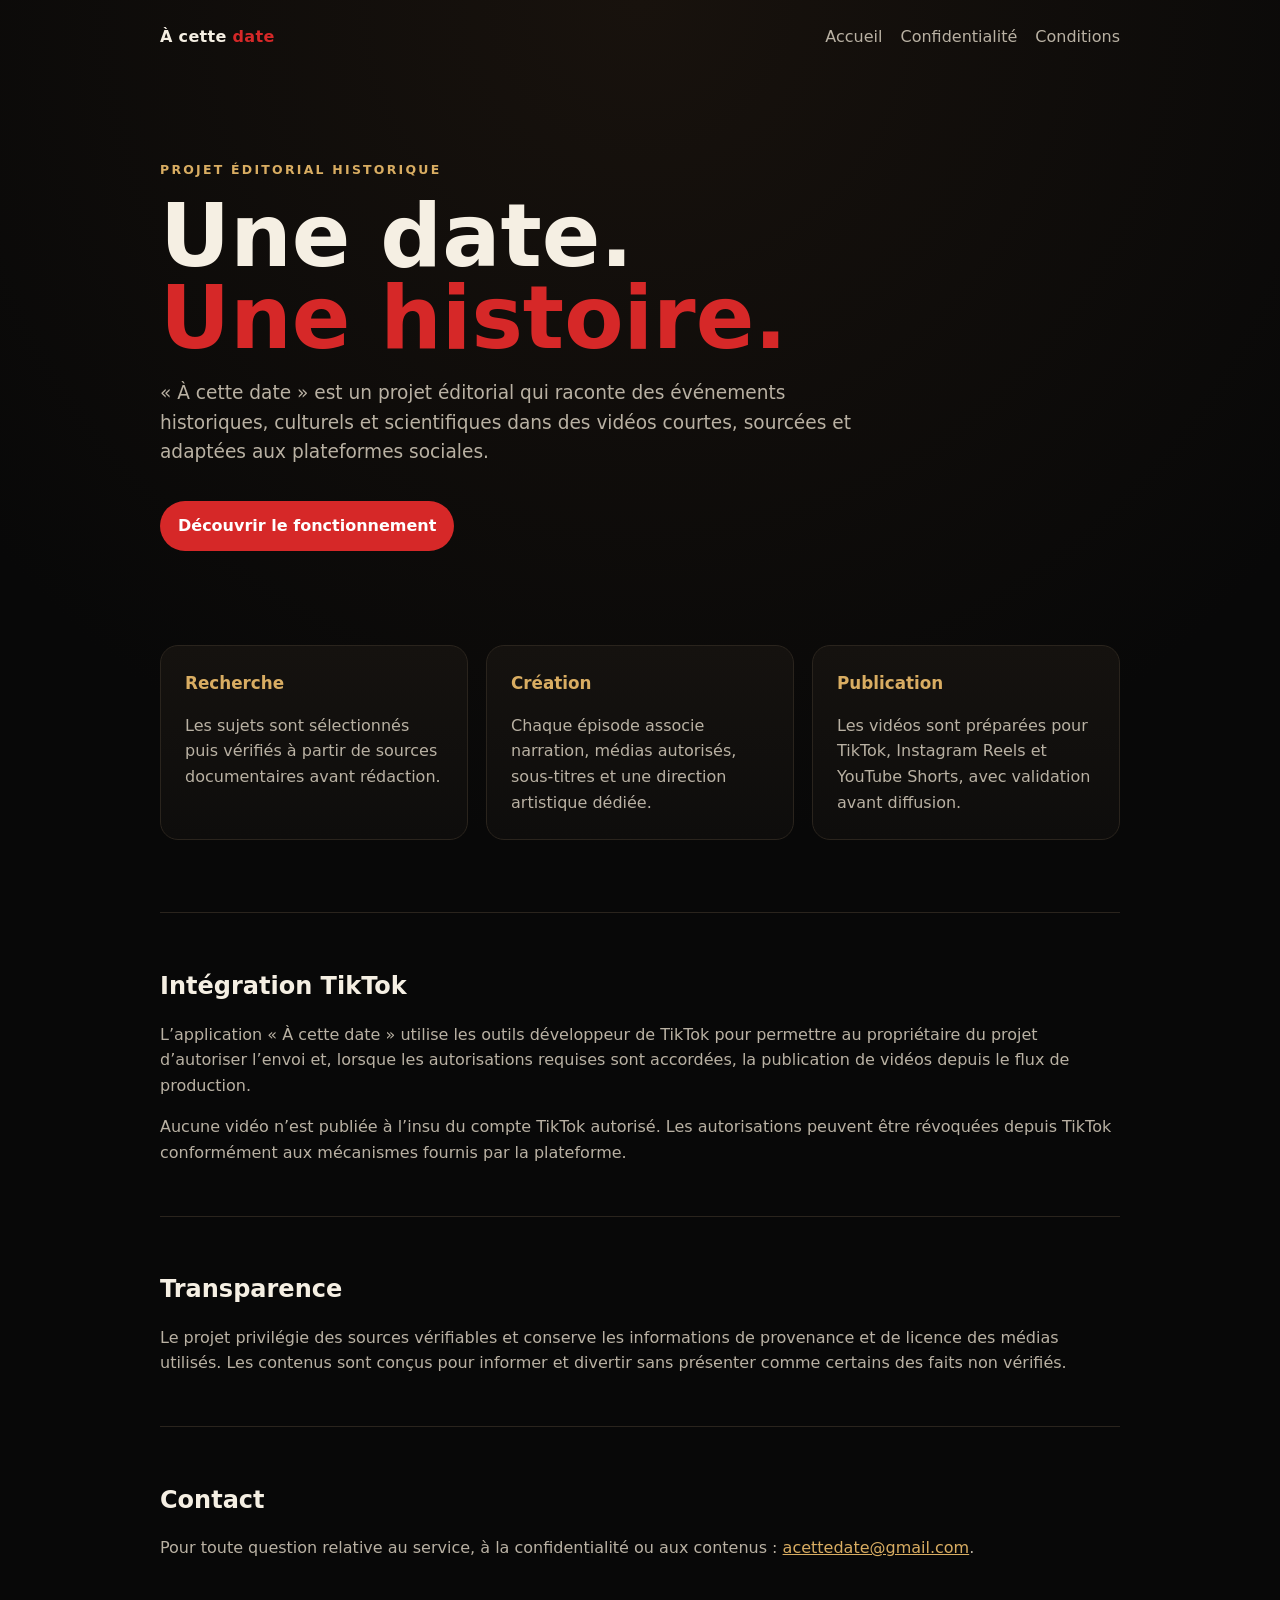
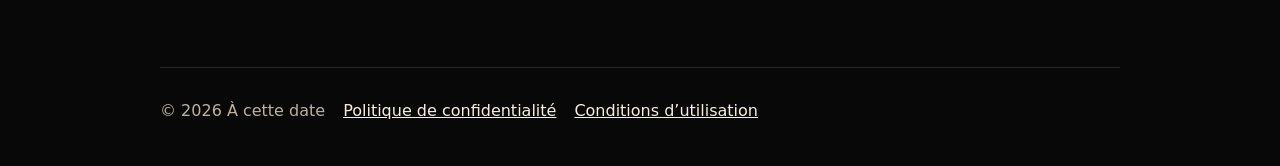
<file: index.html>
<!doctype html><html lang="fr"><head><meta charset="utf-8"><meta name="viewport" content="width=device-width,initial-scale=1"><title>À cette date — histoire en vidéos courtes</title><meta name="description" content="À cette date raconte des événements historiques dans de courtes vidéos documentées."><link rel="stylesheet" href="styles.css"></head><body><div class="wrap"><header class="topbar"><a class="brand" href="index.html">À cette <span>date</span></a><nav><a href="index.html">Accueil</a><a href="confidentialite.html">Confidentialité</a><a href="conditions.html">Conditions</a></nav></header><main><section class="hero"><div class="eyebrow">Projet éditorial historique</div><h1>Une date.<br><span>Une histoire.</span></h1><p class="lead">« À cette date » est un projet éditorial qui raconte des événements historiques, culturels et scientifiques dans des vidéos courtes, sourcées et adaptées aux plateformes sociales.</p><a class="button" href="#fonctionnement">Découvrir le fonctionnement</a></section><section class="grid" id="fonctionnement"><article class="card"><h2>Recherche</h2><p>Les sujets sont sélectionnés puis vérifiés à partir de sources documentaires avant rédaction.</p></article><article class="card"><h2>Création</h2><p>Chaque épisode associe narration, médias autorisés, sous-titres et une direction artistique dédiée.</p></article><article class="card"><h2>Publication</h2><p>Les vidéos sont préparées pour TikTok, Instagram Reels et YouTube Shorts, avec validation avant diffusion.</p></article></section><section class="section"><h2>Intégration TikTok</h2><p>L’application « À cette date » utilise les outils développeur de TikTok pour permettre au propriétaire du projet d’autoriser l’envoi et, lorsque les autorisations requises sont accordées, la publication de vidéos depuis le flux de production.</p><p>Aucune vidéo n’est publiée à l’insu du compte TikTok autorisé. Les autorisations peuvent être révoquées depuis TikTok conformément aux mécanismes fournis par la plateforme.</p></section><section class="section"><h2>Transparence</h2><p>Le projet privilégie des sources vérifiables et conserve les informations de provenance et de licence des médias utilisés. Les contenus sont conçus pour informer et divertir sans présenter comme certains des faits non vérifiés.</p></section><section class="section"><h2>Contact</h2><p>Pour toute question relative au service, à la confidentialité ou aux contenus : <a href="mailto:acettedate@gmail.com">acettedate@gmail.com</a>.</p></section></main><footer><span>© 2026 À cette date</span><a href="confidentialite.html">Politique de confidentialité</a><a href="conditions.html">Conditions d’utilisation</a></footer></div></body></html>
</file>
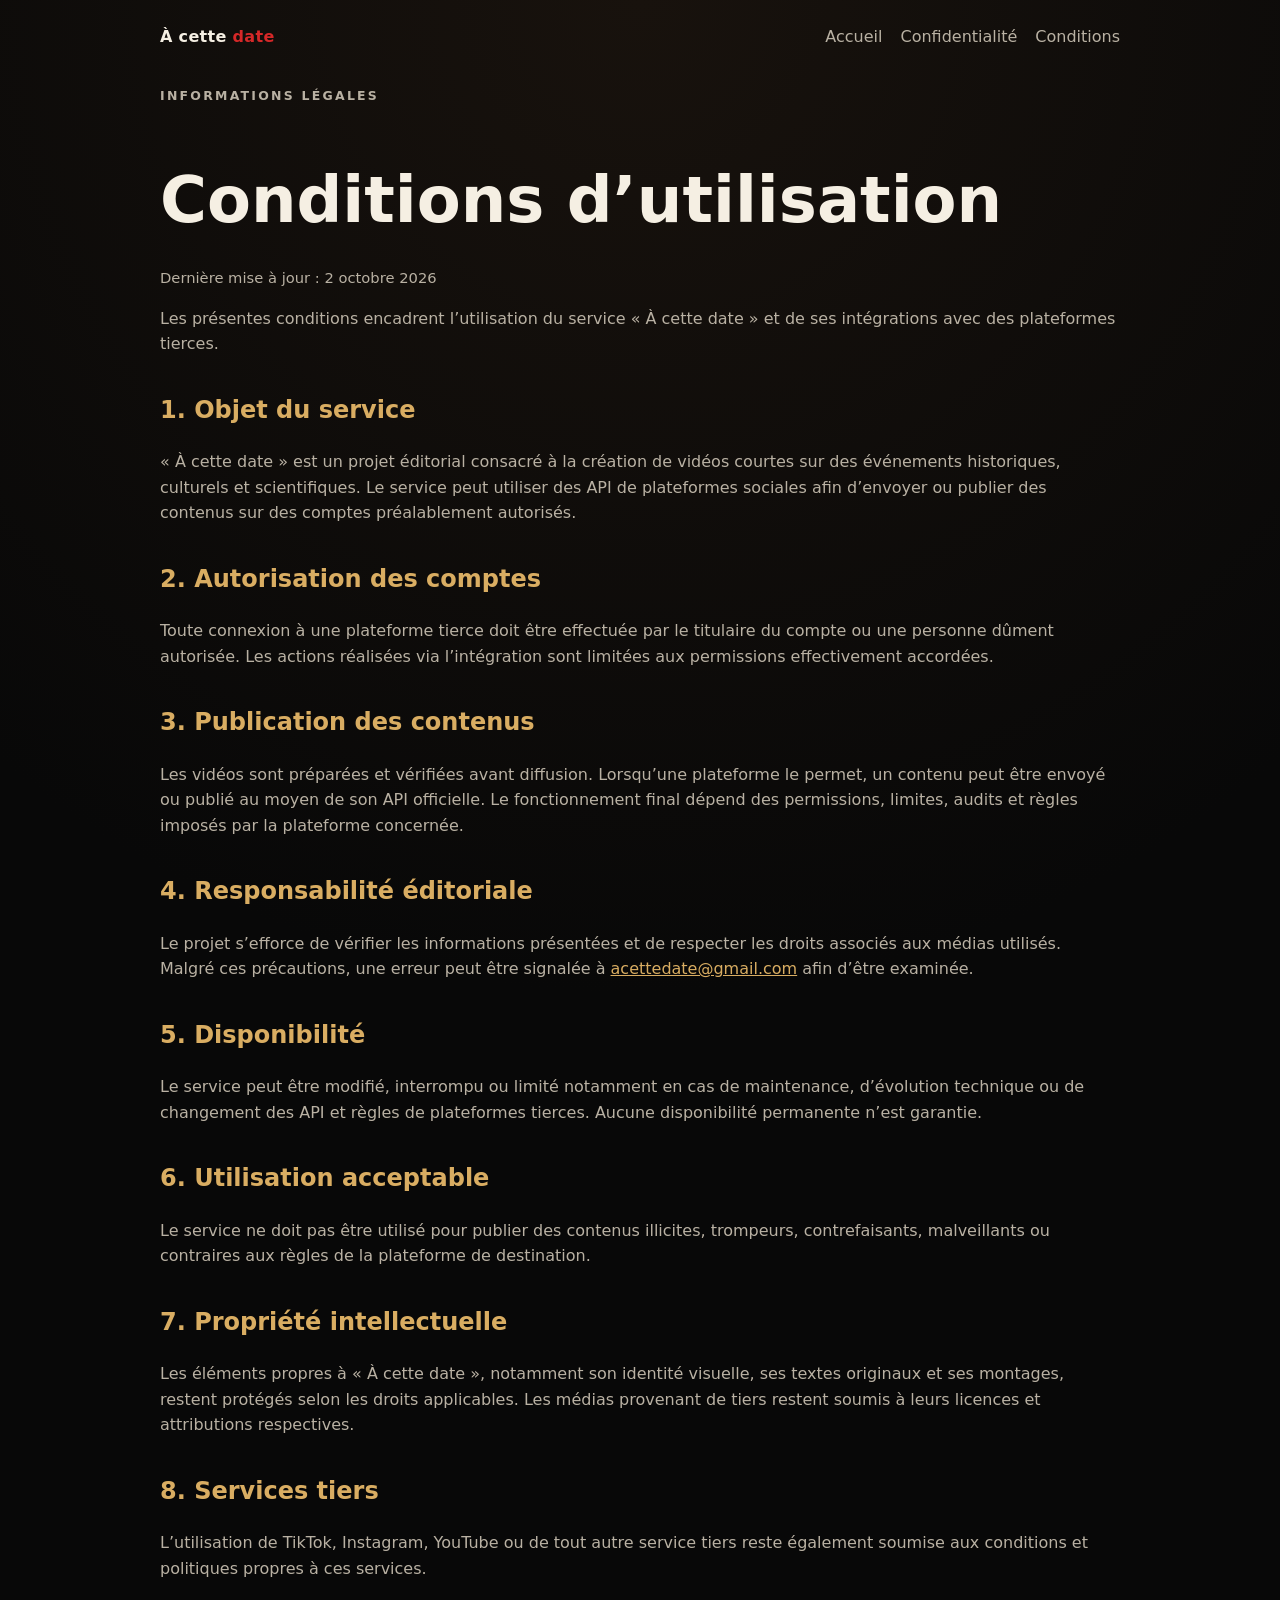
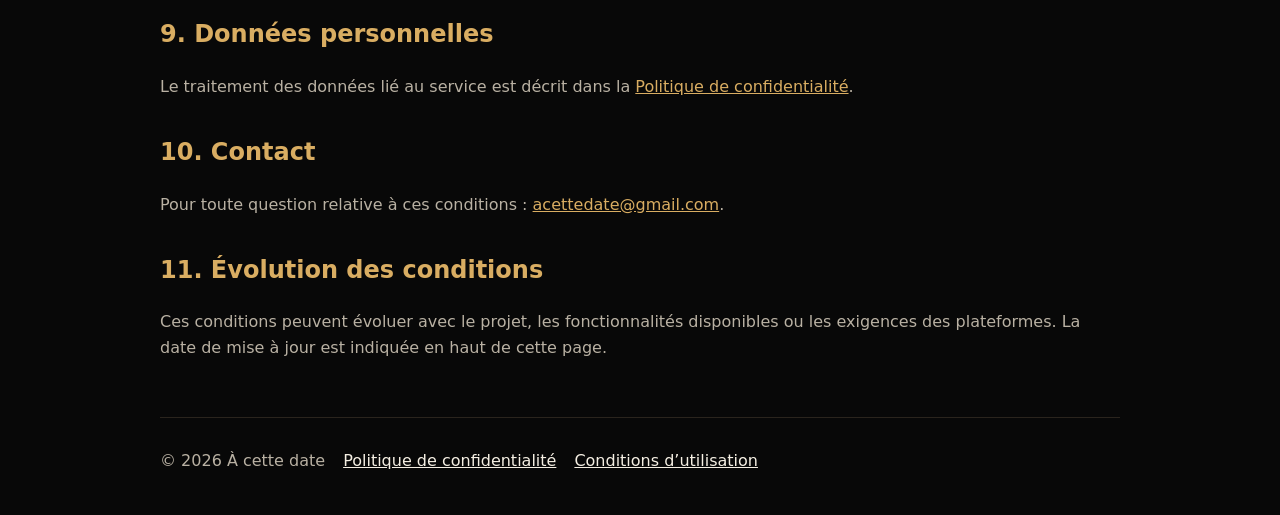
<file: conditions.html>
<!doctype html><html lang="fr"><head><meta charset="utf-8"><meta name="viewport" content="width=device-width,initial-scale=1"><title>Conditions d’utilisation — À cette date</title><link rel="stylesheet" href="styles.css"></head><body><div class="wrap"><header class="topbar"><a class="brand" href="index.html">À cette <span>date</span></a><nav><a href="index.html">Accueil</a><a href="confidentialite.html">Confidentialité</a><a href="conditions.html">Conditions</a></nav></header><main class="legal"><p class="eyebrow">Informations légales</p><h1>Conditions d’utilisation</h1><p class="meta">Dernière mise à jour : 2 octobre 2026</p><p>Les présentes conditions encadrent l’utilisation du service « À cette date » et de ses intégrations avec des plateformes tierces.</p><h2>1. Objet du service</h2><p>« À cette date » est un projet éditorial consacré à la création de vidéos courtes sur des événements historiques, culturels et scientifiques. Le service peut utiliser des API de plateformes sociales afin d’envoyer ou publier des contenus sur des comptes préalablement autorisés.</p><h2>2. Autorisation des comptes</h2><p>Toute connexion à une plateforme tierce doit être effectuée par le titulaire du compte ou une personne dûment autorisée. Les actions réalisées via l’intégration sont limitées aux permissions effectivement accordées.</p><h2>3. Publication des contenus</h2><p>Les vidéos sont préparées et vérifiées avant diffusion. Lorsqu’une plateforme le permet, un contenu peut être envoyé ou publié au moyen de son API officielle. Le fonctionnement final dépend des permissions, limites, audits et règles imposés par la plateforme concernée.</p><h2>4. Responsabilité éditoriale</h2><p>Le projet s’efforce de vérifier les informations présentées et de respecter les droits associés aux médias utilisés. Malgré ces précautions, une erreur peut être signalée à <a href="mailto:acettedate@gmail.com">acettedate@gmail.com</a> afin d’être examinée.</p><h2>5. Disponibilité</h2><p>Le service peut être modifié, interrompu ou limité notamment en cas de maintenance, d’évolution technique ou de changement des API et règles de plateformes tierces. Aucune disponibilité permanente n’est garantie.</p><h2>6. Utilisation acceptable</h2><p>Le service ne doit pas être utilisé pour publier des contenus illicites, trompeurs, contrefaisants, malveillants ou contraires aux règles de la plateforme de destination.</p><h2>7. Propriété intellectuelle</h2><p>Les éléments propres à « À cette date », notamment son identité visuelle, ses textes originaux et ses montages, restent protégés selon les droits applicables. Les médias provenant de tiers restent soumis à leurs licences et attributions respectives.</p><h2>8. Services tiers</h2><p>L’utilisation de TikTok, Instagram, YouTube ou de tout autre service tiers reste également soumise aux conditions et politiques propres à ces services.</p><h2>9. Données personnelles</h2><p>Le traitement des données lié au service est décrit dans la <a href="confidentialite.html">Politique de confidentialité</a>.</p><h2>10. Contact</h2><p>Pour toute question relative à ces conditions : <a href="mailto:acettedate@gmail.com">acettedate@gmail.com</a>.</p><h2>11. Évolution des conditions</h2><p>Ces conditions peuvent évoluer avec le projet, les fonctionnalités disponibles ou les exigences des plateformes. La date de mise à jour est indiquée en haut de cette page.</p></main><footer><span>© 2026 À cette date</span><a href="confidentialite.html">Politique de confidentialité</a><a href="conditions.html">Conditions d’utilisation</a></footer></div></body></html>
</file>
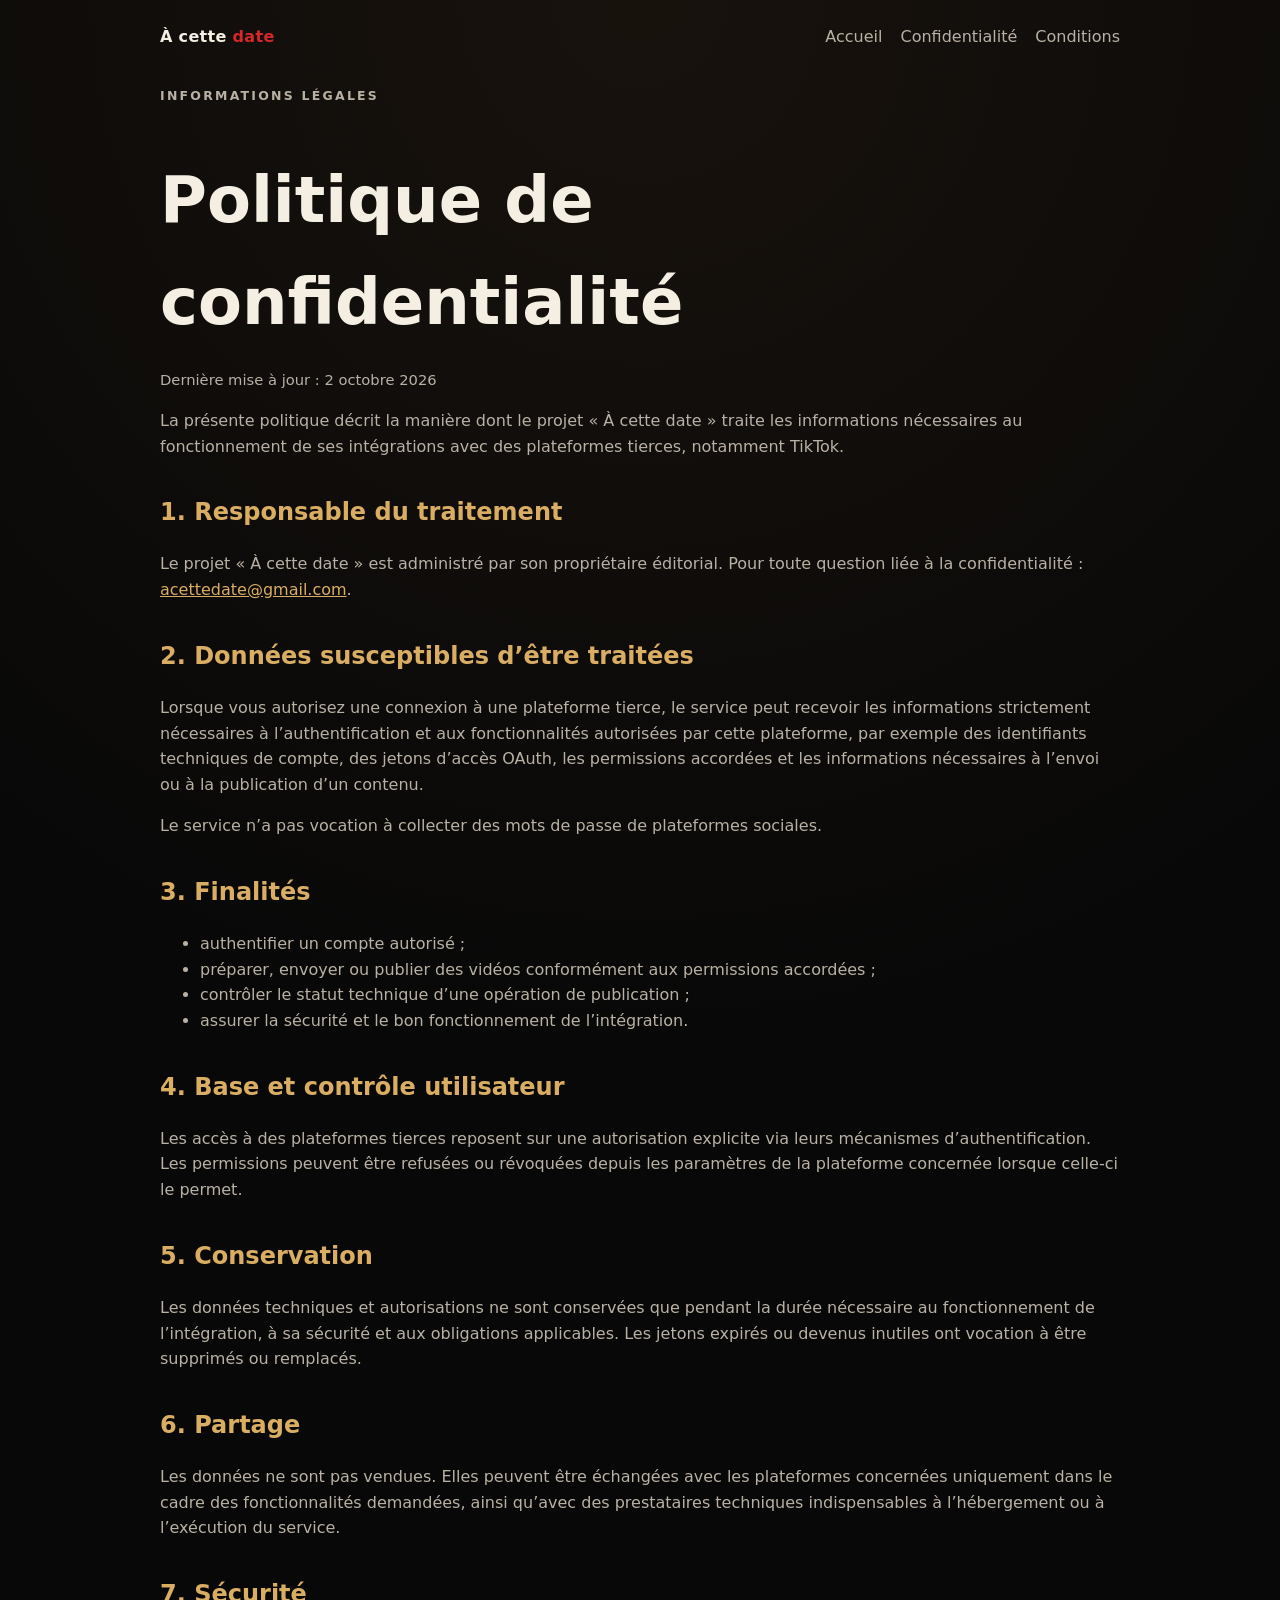
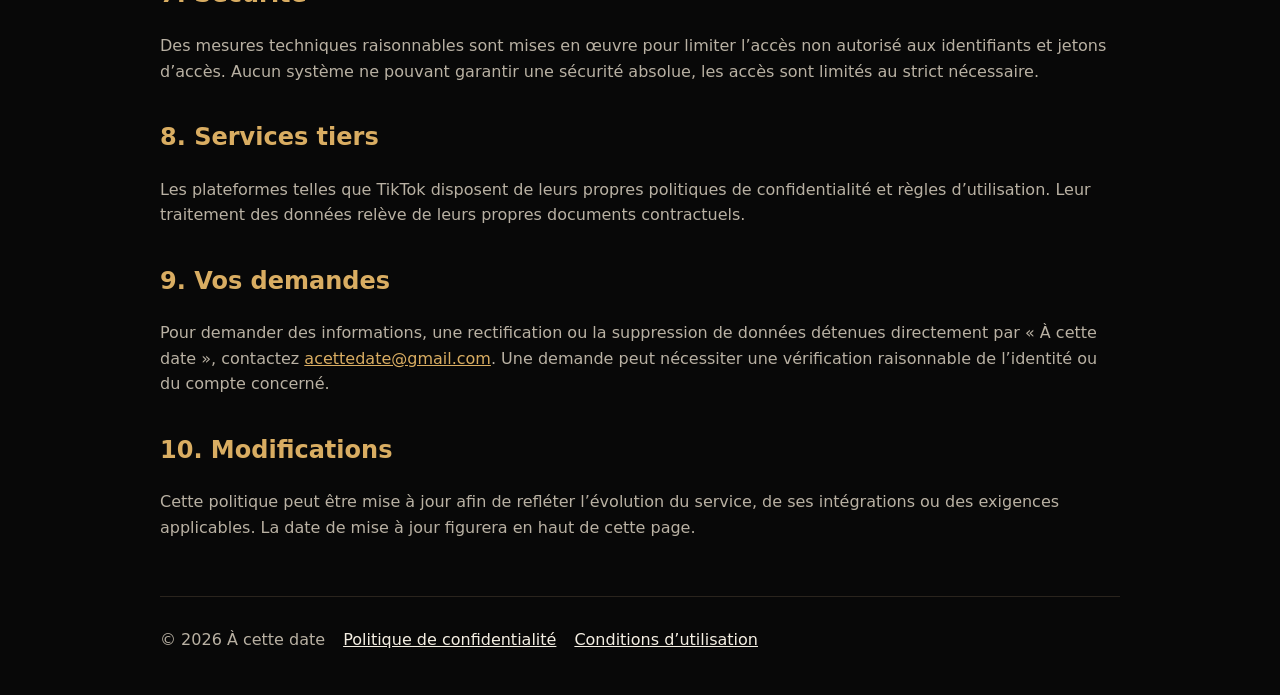
<file: confidentialite.html>
<!doctype html><html lang="fr"><head><meta charset="utf-8"><meta name="viewport" content="width=device-width,initial-scale=1"><title>Politique de confidentialité — À cette date</title><link rel="stylesheet" href="styles.css"></head><body><div class="wrap"><header class="topbar"><a class="brand" href="index.html">À cette <span>date</span></a><nav><a href="index.html">Accueil</a><a href="confidentialite.html">Confidentialité</a><a href="conditions.html">Conditions</a></nav></header><main class="legal"><p class="eyebrow">Informations légales</p><h1>Politique de confidentialité</h1><p class="meta">Dernière mise à jour : 2 octobre 2026</p><p>La présente politique décrit la manière dont le projet « À cette date » traite les informations nécessaires au fonctionnement de ses intégrations avec des plateformes tierces, notamment TikTok.</p><h2>1. Responsable du traitement</h2><p>Le projet « À cette date » est administré par son propriétaire éditorial. Pour toute question liée à la confidentialité : <a href="mailto:acettedate@gmail.com">acettedate@gmail.com</a>.</p><h2>2. Données susceptibles d’être traitées</h2><p>Lorsque vous autorisez une connexion à une plateforme tierce, le service peut recevoir les informations strictement nécessaires à l’authentification et aux fonctionnalités autorisées par cette plateforme, par exemple des identifiants techniques de compte, des jetons d’accès OAuth, les permissions accordées et les informations nécessaires à l’envoi ou à la publication d’un contenu.</p><p>Le service n’a pas vocation à collecter des mots de passe de plateformes sociales.</p><h2>3. Finalités</h2><ul><li>authentifier un compte autorisé ;</li><li>préparer, envoyer ou publier des vidéos conformément aux permissions accordées ;</li><li>contrôler le statut technique d’une opération de publication ;</li><li>assurer la sécurité et le bon fonctionnement de l’intégration.</li></ul><h2>4. Base et contrôle utilisateur</h2><p>Les accès à des plateformes tierces reposent sur une autorisation explicite via leurs mécanismes d’authentification. Les permissions peuvent être refusées ou révoquées depuis les paramètres de la plateforme concernée lorsque celle-ci le permet.</p><h2>5. Conservation</h2><p>Les données techniques et autorisations ne sont conservées que pendant la durée nécessaire au fonctionnement de l’intégration, à sa sécurité et aux obligations applicables. Les jetons expirés ou devenus inutiles ont vocation à être supprimés ou remplacés.</p><h2>6. Partage</h2><p>Les données ne sont pas vendues. Elles peuvent être échangées avec les plateformes concernées uniquement dans le cadre des fonctionnalités demandées, ainsi qu’avec des prestataires techniques indispensables à l’hébergement ou à l’exécution du service.</p><h2>7. Sécurité</h2><p>Des mesures techniques raisonnables sont mises en œuvre pour limiter l’accès non autorisé aux identifiants et jetons d’accès. Aucun système ne pouvant garantir une sécurité absolue, les accès sont limités au strict nécessaire.</p><h2>8. Services tiers</h2><p>Les plateformes telles que TikTok disposent de leurs propres politiques de confidentialité et règles d’utilisation. Leur traitement des données relève de leurs propres documents contractuels.</p><h2>9. Vos demandes</h2><p>Pour demander des informations, une rectification ou la suppression de données détenues directement par « À cette date », contactez <a href="mailto:acettedate@gmail.com">acettedate@gmail.com</a>. Une demande peut nécessiter une vérification raisonnable de l’identité ou du compte concerné.</p><h2>10. Modifications</h2><p>Cette politique peut être mise à jour afin de refléter l’évolution du service, de ses intégrations ou des exigences applicables. La date de mise à jour figurera en haut de cette page.</p></main><footer><span>© 2026 À cette date</span><a href="confidentialite.html">Politique de confidentialité</a><a href="conditions.html">Conditions d’utilisation</a></footer></div></body></html>
</file>
<file: styles.css>
:root{--bg:#080808;--panel:#111;--text:#f5efe3;--muted:#b9b1a3;--gold:#d9ad62;--red:#d62828;--line:#2a241d}*{box-sizing:border-box}body{margin:0;background:radial-gradient(circle at top,#18120d 0,#080808 45%);color:var(--text);font-family:Inter,ui-sans-serif,system-ui,-apple-system,BlinkMacSystemFont,"Segoe UI",sans-serif;line-height:1.6}a{color:var(--gold)}.wrap{width:min(960px,calc(100% - 40px));margin:auto}.topbar{display:flex;justify-content:space-between;align-items:center;padding:24px 0}.brand{font-weight:800;letter-spacing:.02em;color:var(--text);text-decoration:none}.brand span{color:var(--red)}nav a{margin-left:18px;text-decoration:none;color:var(--muted)}nav a:hover{color:var(--text)}.hero{padding:86px 0 56px}.eyebrow{color:var(--gold);text-transform:uppercase;letter-spacing:.18em;font-size:.78rem;font-weight:700}.hero h1{font-size:clamp(2.7rem,7vw,5.4rem);line-height:.95;margin:.18em 0}.hero h1 span{color:var(--red)}.lead{max-width:720px;font-size:1.16rem;color:var(--muted)}.grid{display:grid;grid-template-columns:repeat(3,1fr);gap:18px;margin:38px 0 72px}.card{background:linear-gradient(180deg,#15120f,#0e0d0c);border:1px solid var(--line);border-radius:18px;padding:24px}.card h2{font-size:1.05rem;margin-top:0;color:var(--gold)}.card p{color:var(--muted);margin-bottom:0}.section{padding:34px 0;border-top:1px solid var(--line)}.section h2{margin-bottom:8px}.section p,.section li{color:var(--muted)}.notice{border-left:3px solid var(--red);padding:14px 18px;background:#120d0d;border-radius:8px;color:var(--muted)}footer{margin-top:56px;padding:30px 0 42px;border-top:1px solid var(--line);display:flex;gap:18px;flex-wrap:wrap;color:var(--muted)}footer a{color:var(--text)}.legal h1{font-size:clamp(2.2rem,6vw,4rem);margin-bottom:10px}.legal h2{margin-top:34px;color:var(--gold)}.legal p,.legal li{color:var(--muted)}.meta{color:var(--muted);font-size:.92rem}.button{display:inline-block;background:var(--red);color:white;text-decoration:none;font-weight:700;padding:12px 18px;border-radius:999px;margin-top:16px}@media(max-width:720px){.topbar{align-items:flex-start;gap:18px;flex-direction:column}nav a{margin:0 14px 0 0}.grid{grid-template-columns:1fr}.hero{padding-top:48px}}
</file>
